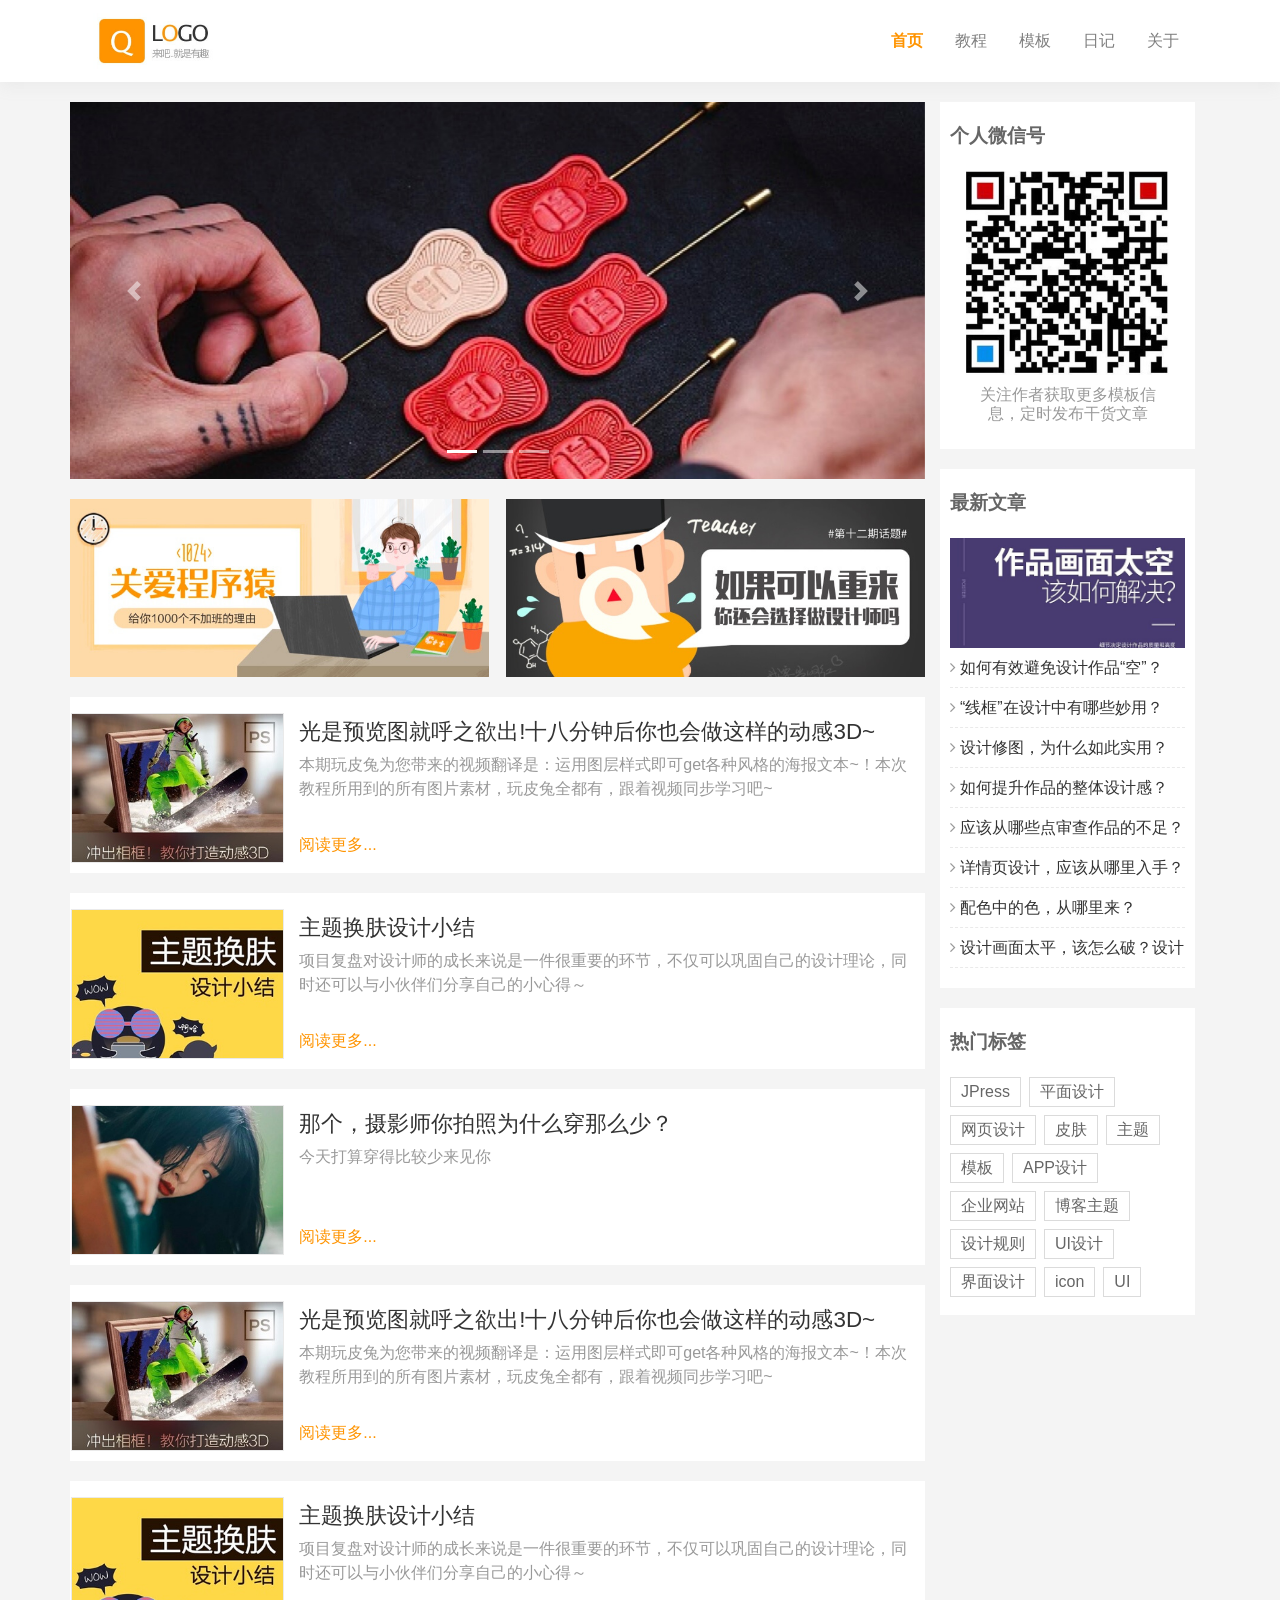
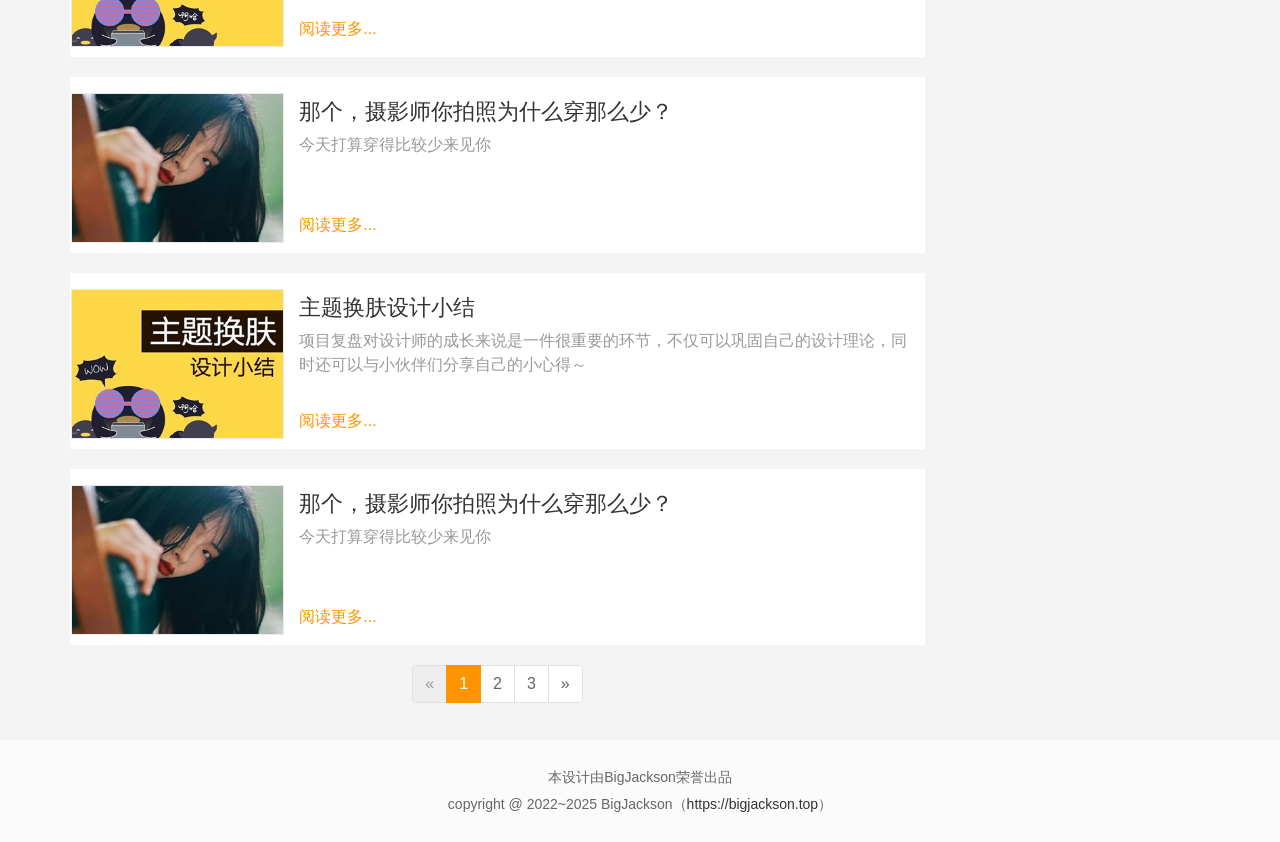
<file: index.html>
<!DOCTYPE html>
<html lang="zh-CN">
<head>
    <meta charset="utf-8">
    <meta http-equiv="X-UA-Compatible" content="IE=edge">
    <meta name="viewport" content="width=device-width, initial-scale=1">
    <title>BigJacksonBlog - 大杰克森博客</title>
    <link href="bootstrap/css/bootstrap.min.css" rel="stylesheet">
    <link href="css/cl-css.css" rel="stylesheet">
    <link href="font-awesome/css/font-awesome.min.css" rel="stylesheet">
    <link rel="stylesheet" href="highlight/styles/railscasts.css">
</head>
<body>
<div class="cl-header container-fluid">
    <div class="header-content container">
        <nav class="navbar navbar-expand-lg navbar-light">
            <a class="navbar-brand" href="index.html">
                <img src="img/logo.jpg" width="144" height="72" alt="">
            </a>
            <button class="navbar-toggler" type="button" data-toggle="collapse" data-target="#navbarNav" aria-controls="navbarNav" aria-expanded="false" aria-label="Toggle navigation">
                <span class="navbar-toggler-icon"></span>
            </button>
            <div class="collapse navbar-collapse justify-content-end" id="navbarNav">
                <ul class="navbar-nav">
                    <li class="nav-item active">
                        <a class="nav-link" href="index.html">首页 <span class="sr-only">(current)</span></a>
                    </li>
                    <li class="nav-item">
                        <a class="nav-link" href="#">教程</a>
                    </li>
                    <li class="nav-item">
                        <a class="nav-link" href="#">模板</a>
                    </li>
                    <li class="nav-item">
                        <a class="nav-link" href="#">日记</a>
                    </li>
                    <li class="nav-item">
                        <a class="nav-link" href="#">关于</a>
                    </li>
                </ul>
            </div>
        </nav>
    </div>
</div>

<div class="cl-cantainer container">
    <div class="row">
        <div class="col-md-9 cl-left">

            <div class="recommend-index">
                <div class="recommend-top">

                    <div id="carouselExampleIndicators" class="carousel slide" data-ride="carousel">
                        <ol class="carousel-indicators">
                            <li data-target="#carouselExampleIndicators" data-slide-to="0" class="active"></li>
                            <li data-target="#carouselExampleIndicators" data-slide-to="1"></li>
                            <li data-target="#carouselExampleIndicators" data-slide-to="2"></li>
                        </ol>
                        <div class="carousel-inner">
                            <div class="carousel-item active">
                                <img class="d-block w-100" src="temporary-img/recommended.jpg" alt="First slide">
                            </div>
                            <div class="carousel-item">
                                <img class="d-block w-100" src="temporary-img/recommended.jpg" alt="Second slide">
                            </div>
                            <div class="carousel-item">
                                <img class="d-block w-100" src="temporary-img/recommended.jpg" alt="Third slide">
                            </div>
                        </div>
                        <a class="carousel-control-prev" href="#carouselExampleIndicators" role="button" data-slide="prev">
                            <span class="carousel-control-prev-icon" aria-hidden="true"></span>
                            <span class="sr-only">Previous</span>
                        </a>
                        <a class="carousel-control-next" href="#carouselExampleIndicators" role="button" data-slide="next">
                            <span class="carousel-control-next-icon" aria-hidden="true"></span>
                            <span class="sr-only">Next</span>
                        </a>
                    </div>


                </div>
                <div class="recommend-bottom">
                    <div class="recommend-item">
                        <a href="calmlog-details.html"><img src="temporary-img/recommended-left.jpg" class="img-fluid" alt=""></a>
                    </div>
                    <div class="recommend-item">
                        <a href="calmlog-details.html"><img src="temporary-img/recommended-right.jpg" class="img-fluid" alt=""></a>
                    </div>
                </div>

            </div>

            <div class="cl-card">
                <div class="row">
                    <div class="col-lg-3 col-md-4 col-sm-12 cl-card-image"><a href="calmlog-details.html"><img src="temporary-img/list-image1.jpg" class="img-fluid" alt=""></a></div>
                    <div class="col-lg-9 col-md-8 col-sm-12 cl-card-main">
                        <h3 class="cl-card-main-title"><a href="calmlog-details.html">光是预览图就呼之欲出!十八分钟后你也会做这样的动感3D~</a></h3>
                        <p class="cl-card-main-info">本期玩皮兔为您带来的视频翻译是：运用图层样式即可get各种风格的海报文本~！本次教程所用到的所有图片素材，玩皮兔全都有，跟着视频同步学习吧~</p>
                        <p class="cl-card-more"><a href="calmlog-details.html">阅读更多...</a></p>
                    </div>
                </div>
            </div>

            <div class="cl-card">
                <div class="row">
                    <div class="col-lg-3 col-md-4 col-sm-12 cl-card-image"><a href="calmlog-details.html"><img src="temporary-img/list-image2.jpg" class="img-fluid" alt=""></a></div>
                    <div class="col-lg-9 col-md-8 col-sm-12 cl-card-main">
                        <h3 class="cl-card-main-title"><a href="calmlog-details.html">主题换肤设计小结</a></h3>
                        <p class="cl-card-main-info">项目复盘对设计师的成长来说是一件很重要的环节，不仅可以巩固自己的设计理论，同时还可以与小伙伴们分享自己的小心得～</p>
                        <p class="cl-card-more"><a href="calmlog-details.html">阅读更多...</a></p>
                    </div>
                </div>
            </div>

            <div class="cl-card">
                <div class="row">
                    <div class="col-lg-3 col-md-4 col-sm-12 cl-card-image"><a href="calmlog-details.html"><img src="temporary-img/list-image3.jpg" class="img-fluid" alt=""></a></div>
                    <div class="col-lg-9 col-md-8 col-sm-12 cl-card-main">
                        <h3 class="cl-card-main-title"><a href="calmlog-details.html">那个，摄影师你拍照为什么穿那么少？</a></h3>
                        <p class="cl-card-main-info">今天打算穿得比较少来见你</p>
                        <p class="cl-card-more"><a href="calmlog-details.html">阅读更多...</a></p>
                    </div>
                </div>
            </div>

            <div class="cl-card">
                <div class="row">
                    <div class="col-lg-3 col-md-4 col-sm-12 cl-card-image"><a href="calmlog-details.html"><img src="temporary-img/list-image1.jpg" class="img-fluid" alt=""></a></div>
                    <div class="col-lg-9 col-md-8 col-sm-12 cl-card-main">
                        <h3 class="cl-card-main-title"><a href="calmlog-details.html">光是预览图就呼之欲出!十八分钟后你也会做这样的动感3D~</a></h3>
                        <p class="cl-card-main-info">本期玩皮兔为您带来的视频翻译是：运用图层样式即可get各种风格的海报文本~！本次教程所用到的所有图片素材，玩皮兔全都有，跟着视频同步学习吧~</p>
                        <p class="cl-card-more"><a href="calmlog-details.html">阅读更多...</a></p>
                    </div>
                </div>
            </div>

            <div class="cl-card">
                <div class="row">
                    <div class="col-lg-3 col-md-4 col-sm-12 cl-card-image"><a href="calmlog-details.html"><img src="temporary-img/list-image2.jpg" class="img-fluid" alt=""></a></div>
                    <div class="col-lg-9 col-md-8 col-sm-12 cl-card-main">
                        <h3 class="cl-card-main-title"><a href="calmlog-details.html">主题换肤设计小结</a></h3>
                        <p class="cl-card-main-info">项目复盘对设计师的成长来说是一件很重要的环节，不仅可以巩固自己的设计理论，同时还可以与小伙伴们分享自己的小心得～</p>
                        <p class="cl-card-more"><a href="calmlog-details.html">阅读更多...</a></p>
                    </div>
                </div>
            </div>

            <div class="cl-card">
                <div class="row">
                    <div class="col-lg-3 col-md-4 col-sm-12 cl-card-image"><a href="calmlog-details.html"><img src="temporary-img/list-image3.jpg" class="img-fluid" alt=""></a></div>
                    <div class="col-lg-9 col-md-8 col-sm-12 cl-card-main">
                        <h3 class="cl-card-main-title"><a href="calmlog-details.html">那个，摄影师你拍照为什么穿那么少？</a></h3>
                        <p class="cl-card-main-info">今天打算穿得比较少来见你</p>
                        <p class="cl-card-more"><a href="calmlog-details.html">阅读更多...</a></p>
                    </div>
                </div>
            </div>

            <div class="cl-card">
                <div class="row">
                    <div class="col-lg-3 col-md-4 col-sm-12 cl-card-image"><a href="calmlog-details.html"><img src="temporary-img/list-image2.jpg" class="img-fluid" alt=""></a></div>
                    <div class="col-lg-9 col-md-8 col-sm-12 cl-card-main">
                        <h3 class="cl-card-main-title"><a href="calmlog-details.html">主题换肤设计小结</a></h3>
                        <p class="cl-card-main-info">项目复盘对设计师的成长来说是一件很重要的环节，不仅可以巩固自己的设计理论，同时还可以与小伙伴们分享自己的小心得～</p>
                        <p class="cl-card-more"><a href="calmlog-details.html">阅读更多...</a></p>
                    </div>
                </div>
            </div>

            <div class="cl-card">
                <div class="row">
                    <div class="col-lg-3 col-md-4 col-sm-12 cl-card-image"><a href="calmlog-details.html"><img src="temporary-img/list-image3.jpg" class="img-fluid" alt=""></a></div>
                    <div class="col-lg-9 col-md-8 col-sm-12 cl-card-main">
                        <h3 class="cl-card-main-title"><a href="calmlog-details.html">那个，摄影师你拍照为什么穿那么少？</a></h3>
                        <p class="cl-card-main-info">今天打算穿得比较少来见你</p>
                        <p class="cl-card-more"><a href="calmlog-details.html">阅读更多...</a></p>
                    </div>
                </div>
            </div>



            <nav aria-label="Page navigation example">
                <ul class="pagination justify-content-center">
                    <li class="page-item disabled">
                        <a class="page-link" href="#" aria-label="Previous">
                            <span aria-hidden="true">&laquo;</span>
                            <span class="sr-only">Previous</span>
                        </a>
                    </li>
                    <li class="page-item active"><a class="page-link" href="#">1</a></li>
                    <li class="page-item"><a class="page-link" href="#">2</a></li>
                    <li class="page-item"><a class="page-link" href="#">3</a></li>
                    <li class="page-item">
                        <a class="page-link" href="#" aria-label="Next">
                            <span aria-hidden="true">&raquo;</span>
                            <span class="sr-only">Next</span>
                        </a>
                    </li>
                </ul>
            </nav>

        </div>
        <div class="col-md-3 cl-right">
            <div class="right-card">

                <div class="right-card-main">
                    <div class="right-card-title">个人微信号</div>
                    <div class="cl-code">
                        <img src="temporary-img/code.jpg" class="img-fluid" alt="">
                        <p>关注作者获取更多模板信息，定时发布干货文章</p>
                    </div>

                </div>
            </div>

            <div class="right-card">

                <div class="right-card-main">
                    <div class="right-card-title">最新文章</div>
                    <div class="right-recommended"><a href="#"><img src="temporary-img/list-right.jpg" class="img-fluid" alt=""></a></div>
                    <ul class="right-recommended-list">
                        <li><a href="calmlog-details.html"><i class="fa fa-angle-right" aria-hidden="true"></i>如何有效避免设计作品“空”？</a></li>
                        <li><a href="calmlog-details.html"><i class="fa fa-angle-right" aria-hidden="true"></i>“线框”在设计中有哪些妙用？</a></li>
                        <li><a href="calmlog-details.html"><i class="fa fa-angle-right" aria-hidden="true"></i>设计修图，为什么如此实用？</a></li>
                        <li><a href="calmlog-details.html"><i class="fa fa-angle-right" aria-hidden="true"></i>如何提升作品的整体设计感？</a></li>
                        <li><a href="calmlog-details.html"><i class="fa fa-angle-right" aria-hidden="true"></i>应该从哪些点审查作品的不足？</a></li>
                        <li><a href="calmlog-details.html"><i class="fa fa-angle-right" aria-hidden="true"></i>详情页设计，应该从哪里入手？</a></li>
                        <li><a href="calmlog-details.html"><i class="fa fa-angle-right" aria-hidden="true"></i>配色中的色，从哪里来？</a></li>
                        <li><a href="calmlog-details.html"><i class="fa fa-angle-right" aria-hidden="true"></i>设计画面太平，该怎么破？设计画面太平，该怎么破？设计画面太平，该怎么破？设计画面太平，该怎么破？设计画面太平，该怎么破？</a></li>

                    </ul>
                </div>
            </div>

            <div class="right-card">

                <div class="right-card-main">
                    <div class="right-card-title">热门标签</div>
                    <ul class="label">
                        <li><a href="#">JPress</a></li>
                        <li><a href="#">平面设计</a></li>
                        <li><a href="#">网页设计</a></li>
                        <li><a href="#">皮肤</a></li>
                        <li><a href="#">主题</a></li>
                        <li><a href="#">模板</a></li>
                        <li><a href="#">APP设计</a></li>
                        <li><a href="#">企业网站</a></li>
                        <li><a href="#">博客主题</a></li>
                        <li><a href="#">设计规则</a></li>
                        <li><a href="#">UI设计</a></li>
                        <li><a href="#">界面设计</a></li>
                        <li><a href="#">icon</a></li>
                        <li><a href="#">UI</a></li>
                    </ul>
                </div>
            </div>

        </div>
    </div>

</div>

<div class="container-fluid cl-footer">
    <div class="container">
        <p class="cl-copyright">本设计由BigJackson荣誉出品</p>
        <p class="cl-copyright">copyright @ 2022~2025 BigJackson（<a href="https://bigjackson.top">https://bigjackson.top</a>）</p>
    </div>
</div>
<script src="jquery/jquery.min.js"></script>
<script src="bootstrap/js/bootstrap.min.js"></script>
<script src="highlight/highlight.pack.js"></script>
<script>hljs.initHighlightingOnLoad();</script>
</body>
</html>
</file>
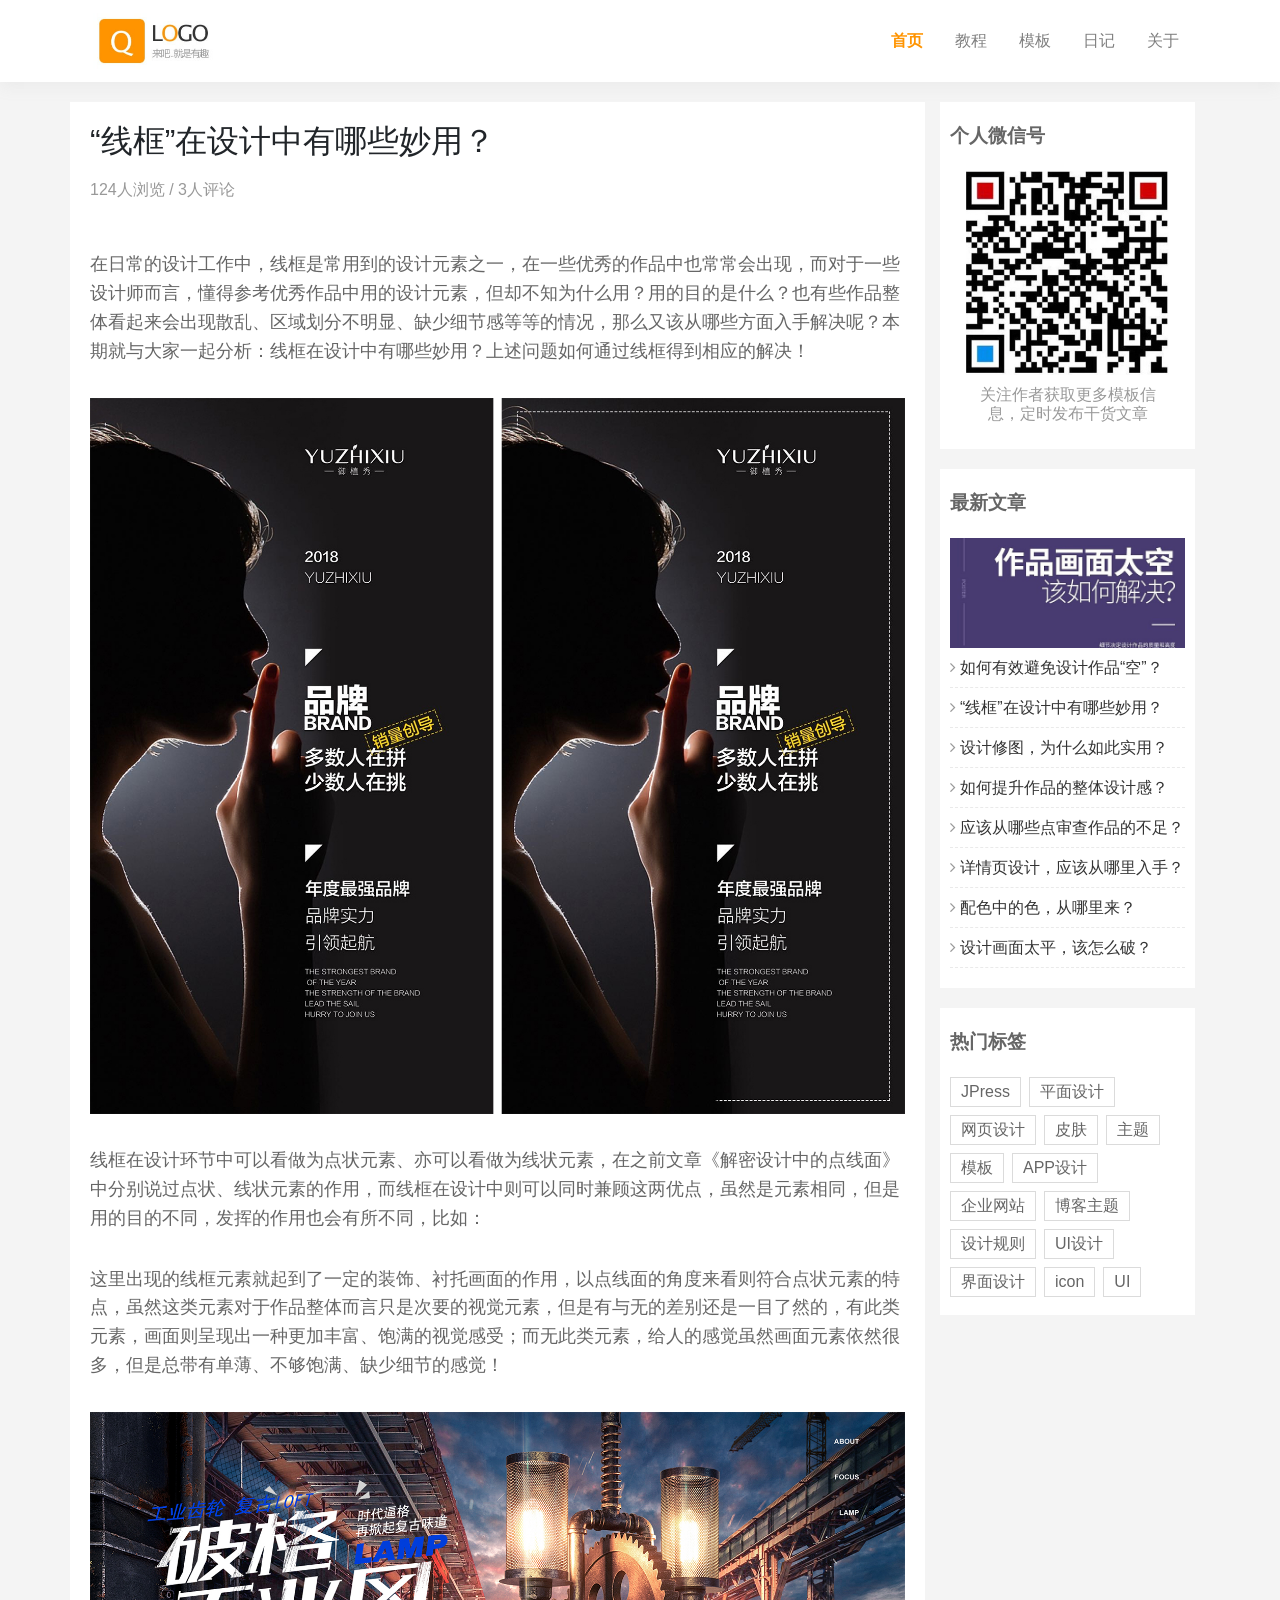
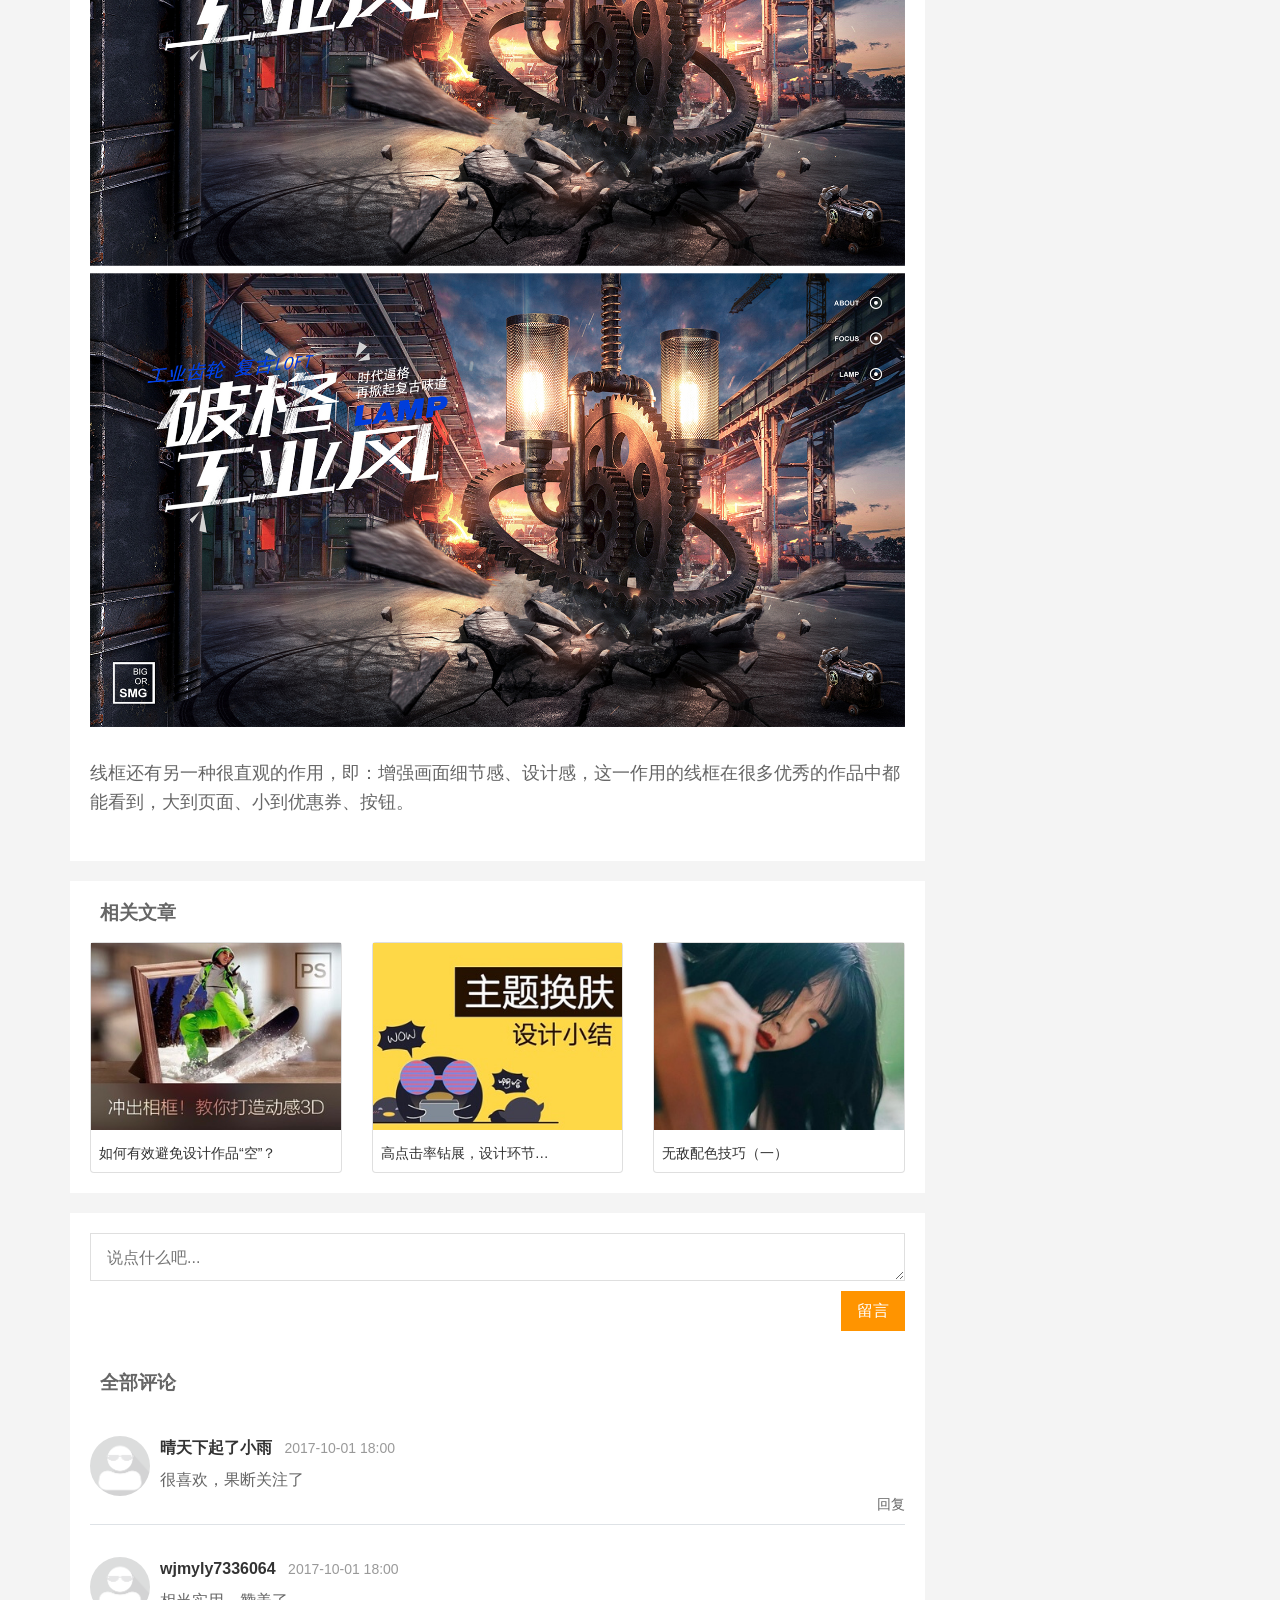
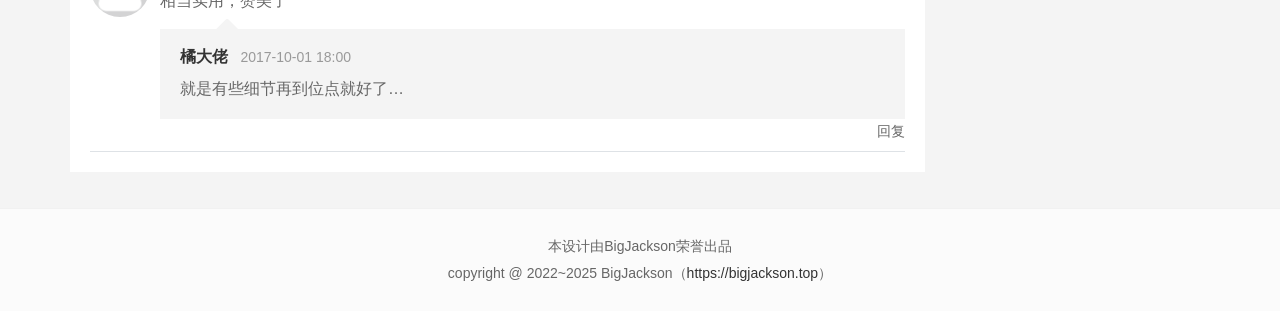
<file: calmlog-details.html>
<!DOCTYPE html>
<html lang="zh-CN">
<head>
    <meta charset="utf-8">
    <meta http-equiv="X-UA-Compatible" content="IE=edge">
    <meta name="viewport" content="width=device-width, initial-scale=1">
    <title>文章Test</title>
    <link href="bootstrap/css/bootstrap.min.css" rel="stylesheet">
    <link href="css/cl-css.css" rel="stylesheet">
    <link href="font-awesome/css/font-awesome.min.css" rel="stylesheet">
    <link rel="stylesheet" href="highlight/styles/railscasts.css">
</head>
<body>
<div class="cl-header container-fluid">
    <div class="header-content container">
        <nav class="navbar navbar-expand-lg navbar-light">
            <a class="navbar-brand" href="index.html">
                <img src="img/logo.jpg" width="144" height="72" alt="">
            </a>
            <button class="navbar-toggler" type="button" data-toggle="collapse" data-target="#navbarNav" aria-controls="navbarNav" aria-expanded="false" aria-label="Toggle navigation">
                <span class="navbar-toggler-icon"></span>
            </button>
            <div class="collapse navbar-collapse justify-content-end" id="navbarNav">
                <ul class="navbar-nav">
                    <li class="nav-item active">
                        <a class="nav-link" href="index.html">首页 <span class="sr-only">(current)</span></a>
                    </li>
                    <li class="nav-item">
                        <a class="nav-link" href="#">教程</a>
                    </li>
                    <li class="nav-item">
                        <a class="nav-link" href="#">模板</a>
                    </li>
                    <li class="nav-item">
                        <a class="nav-link" href="#">日记</a>
                    </li>
                    <li class="nav-item">
                        <a class="nav-link" href="#">关于</a>
                    </li>
                </ul>
            </div>
        </nav>
    </div>
</div>


<div class="cl-cantainer container">
    <div class="row">
        <div class="col-md-9 cl-left">
            <div class="cl-artical-content">
                <h2 class="cl-artical-title">“线框”在设计中有哪些妙用？</h2>
                <div class="cl-card-tag">
                    <div><span>124</span>人浏览 / <span>3</span>人评论</div>
                </div>
                <div class="cl-artical">
                    <p>在日常的设计工作中，线框是常用到的设计元素之一，在一些优秀的作品中也常常会出现，而对于一些设计师而言，懂得参考优秀作品中用的设计元素，但却不知为什么用？用的目的是什么？也有些作品整体看起来会出现散乱、区域划分不明显、缺少细节感等等的情况，那么又该从哪些方面入手解决呢？本期就与大家一起分析：线框在设计中有哪些妙用？上述问题如何通过线框得到相应的解决！
                    </p>
                    <p><img src="temporary-img/artical-img1.jpg" alt=""></p>
                    <p>线框在设计环节中可以看做为点状元素、亦可以看做为线状元素，在之前文章《解密设计中的点线面》中分别说过点状、线状元素的作用，而线框在设计中则可以同时兼顾这两优点，虽然是元素相同，但是用的目的不同，发挥的作用也会有所不同，比如：</p>
                    <p>这里出现的线框元素就起到了一定的装饰、衬托画面的作用，以点线面的角度来看则符合点状元素的特点，虽然这类元素对于作品整体而言只是次要的视觉元素，但是有与无的差别还是一目了然的，有此类元素，画面则呈现出一种更加丰富、饱满的视觉感受；而无此类元素，给人的感觉虽然画面元素依然很多，但是总带有单薄、不够饱满、缺少细节的感觉！</p>
                    <p><img src="temporary-img/artical-img2.jpg" alt=""></p>
                    <p>线框还有另一种很直观的作用，即：增强画面细节感、设计感，这一作用的线框在很多优秀的作品中都能看到，大到页面、小到优惠券、按钮。</p>

                </div>
            </div>

            <div class="recommend-panel">
                <h4 class="right-card-title">相关文章</h4>
                <div class="card-deck">
                    <div class="card ll-panel">
                        <a class="recommend-panel-link" href="calmlog-details.html">
                            <div class="recommend-panel-top">
                                <img src="temporary-img/list-image1.jpg" class="img-fluid" alt="">
                            </div>
                            <div class="recommend-panel-bottom">
                                如何有效避免设计作品“空”？
                            </div>
                        </a>
                    </div>
                    <div class="card ll-panel">
                        <a class="recommend-panel-link" href="calmlog-details.html">
                            <div class="recommend-panel-top">
                                <img src="temporary-img/list-image2.jpg" class="img-fluid" alt="">
                            </div>
                            <div class="recommend-panel-bottom">
                                高点击率钻展，设计环节…
                            </div>
                        </a>
                    </div>
                    <div class="card ll-panel">
                        <a class="recommend-panel-link" href="calmlog-details.html">
                            <div class="recommend-panel-top">
                                <img src="temporary-img/list-image3.jpg" class="img-fluid" alt="">
                            </div>
                            <div class="recommend-panel-bottom">
                                无敌配色技巧（一）
                            </div>
                        </a>
                    </div>
                </div>
            </div>
            <div class="comment">


                <form class="cl-comment-from">
                    <div><textarea placeholder="说点什么吧..." rows="1"></textarea></div>
                    <button type="button">留言</button>
                    <span class="clearfix"></span>
                </form>


                <h4 class="right-card-title">全部评论</h4>
                <div class="comment-panel">
                    <div class="comment-panel-portrait">
                        <img src="img/portrait.png" class="img-fluid rounded-circle" alt="">
                    </div>
                    <div class="comment-panel-content">
                        <div class="comment-panel-content-item">
                            <div class="comment-author">晴天下起了小雨</div>
                            <div>2017-10-01 18:00</div>
                        </div>
                        <div class="comment-panel-content-main">很喜欢，果断关注了</div>
                    </div>
                    <span class="clearfix"></span>
                    <div class="text-primary"><a href="">回复</a></div>
                </div>

                <div class="comment-panel">
                    <div class="comment-panel-portrait">
                        <img src="img/portrait.png" class="img-fluid rounded-circle" alt="">
                    </div>
                    <div class="comment-panel-content" >
                        <div class="comment-panel-content-item">
                            <div class="comment-author">wjmyly7336064</div>
                            <div>2017-10-01 18:00</div>
                        </div>
                        <div class="comment-panel-content-main">相当实用，赞美了</div>
                        <!--comment-secondary-panel-->
                        <div class="comment-secondary-panel">
                            <span class="triangle-icon"><i class="fa fa-sort-asc" aria-hidden="true"></i></span>
                            <div class="comment-panel-content">
                                <div class="comment-panel-content-item">
                                    <div class="comment-author">橘大佬</div>
                                    <div>2017-10-01 18:00</div>
                                </div>
                                <div class="comment-panel-content-main">就是有些细节再到位点就好了…</div>
                            </div>
                            <span class="clearfix"></span>
                        </div>
                        <!---->
                    </div>
                    <span class="clearfix"></span>
                    <div class="text-primary"><a href="">回复</a></div>
                </div>

            </div>

        </div>

        <div class="col-md-3 cl-right">
            <div class="right-card">

                <div class="right-card-main">
                    <div class="right-card-title">个人微信号</div>
                    <div class="cl-code">
                        <img src="temporary-img/code.jpg" class="img-fluid" alt="">
                        <p>关注作者获取更多模板信息，定时发布干货文章</p>
                    </div>

                </div>
            </div>

            <div class="right-card">

                <div class="right-card-main">
                    <div class="right-card-title">最新文章</div>
                    <div class="right-recommended"><a href="#"><img src="temporary-img/list-right.jpg" class="img-fluid" alt=""></a></div>
                    <ul class="right-recommended-list">
                        <li><a href="calmlog-details.html"><i class="fa fa-angle-right" aria-hidden="true"></i>如何有效避免设计作品“空”？</a></li>
                        <li><a href="calmlog-details.html"><i class="fa fa-angle-right" aria-hidden="true"></i>“线框”在设计中有哪些妙用？</a></li>
                        <li><a href="calmlog-details.html"><i class="fa fa-angle-right" aria-hidden="true"></i>设计修图，为什么如此实用？</a></li>
                        <li><a href="calmlog-details.html"><i class="fa fa-angle-right" aria-hidden="true"></i>如何提升作品的整体设计感？</a></li>
                        <li><a href="calmlog-details.html"><i class="fa fa-angle-right" aria-hidden="true"></i>应该从哪些点审查作品的不足？</a></li>
                        <li><a href="calmlog-details.html"><i class="fa fa-angle-right" aria-hidden="true"></i>详情页设计，应该从哪里入手？</a></li>
                        <li><a href="calmlog-details.html"><i class="fa fa-angle-right" aria-hidden="true"></i>配色中的色，从哪里来？</a></li>
                        <li><a href="calmlog-details.html"><i class="fa fa-angle-right" aria-hidden="true"></i>设计画面太平，该怎么破？</a></li>

                    </ul>
                </div>
            </div>

            <div class="right-card">

                <div class="right-card-main">
                    <div class="right-card-title">热门标签</div>
                    <ul class="label">
                        <li><a href="#">JPress</a></li>
                        <li><a href="#">平面设计</a></li>
                        <li><a href="#">网页设计</a></li>
                        <li><a href="#">皮肤</a></li>
                        <li><a href="#">主题</a></li>
                        <li><a href="#">模板</a></li>
                        <li><a href="#">APP设计</a></li>
                        <li><a href="#">企业网站</a></li>
                        <li><a href="#">博客主题</a></li>
                        <li><a href="#">设计规则</a></li>
                        <li><a href="#">UI设计</a></li>
                        <li><a href="#">界面设计</a></li>
                        <li><a href="#">icon</a></li>
                        <li><a href="#">UI</a></li>
                    </ul>
                </div>
            </div>

        </div>
    </div>
</div>


<div class="container-fluid cl-footer">
    <div class="container">
        <p class="cl-copyright">本设计由BigJackson荣誉出品</p>
        <p class="cl-copyright">copyright @ 2022~2025 BigJackson（<a href="https://bigjackson.top">https://bigjackson.top</a>）</p>
    </div>
</div>
<script src="jquery/jquery.min.js"></script>
<script src="bootstrap/js/bootstrap.min.js"></script>
<script src="highlight/highlight.pack.js"></script>
<script>hljs.initHighlightingOnLoad();</script>
</body>
</html>
</file>
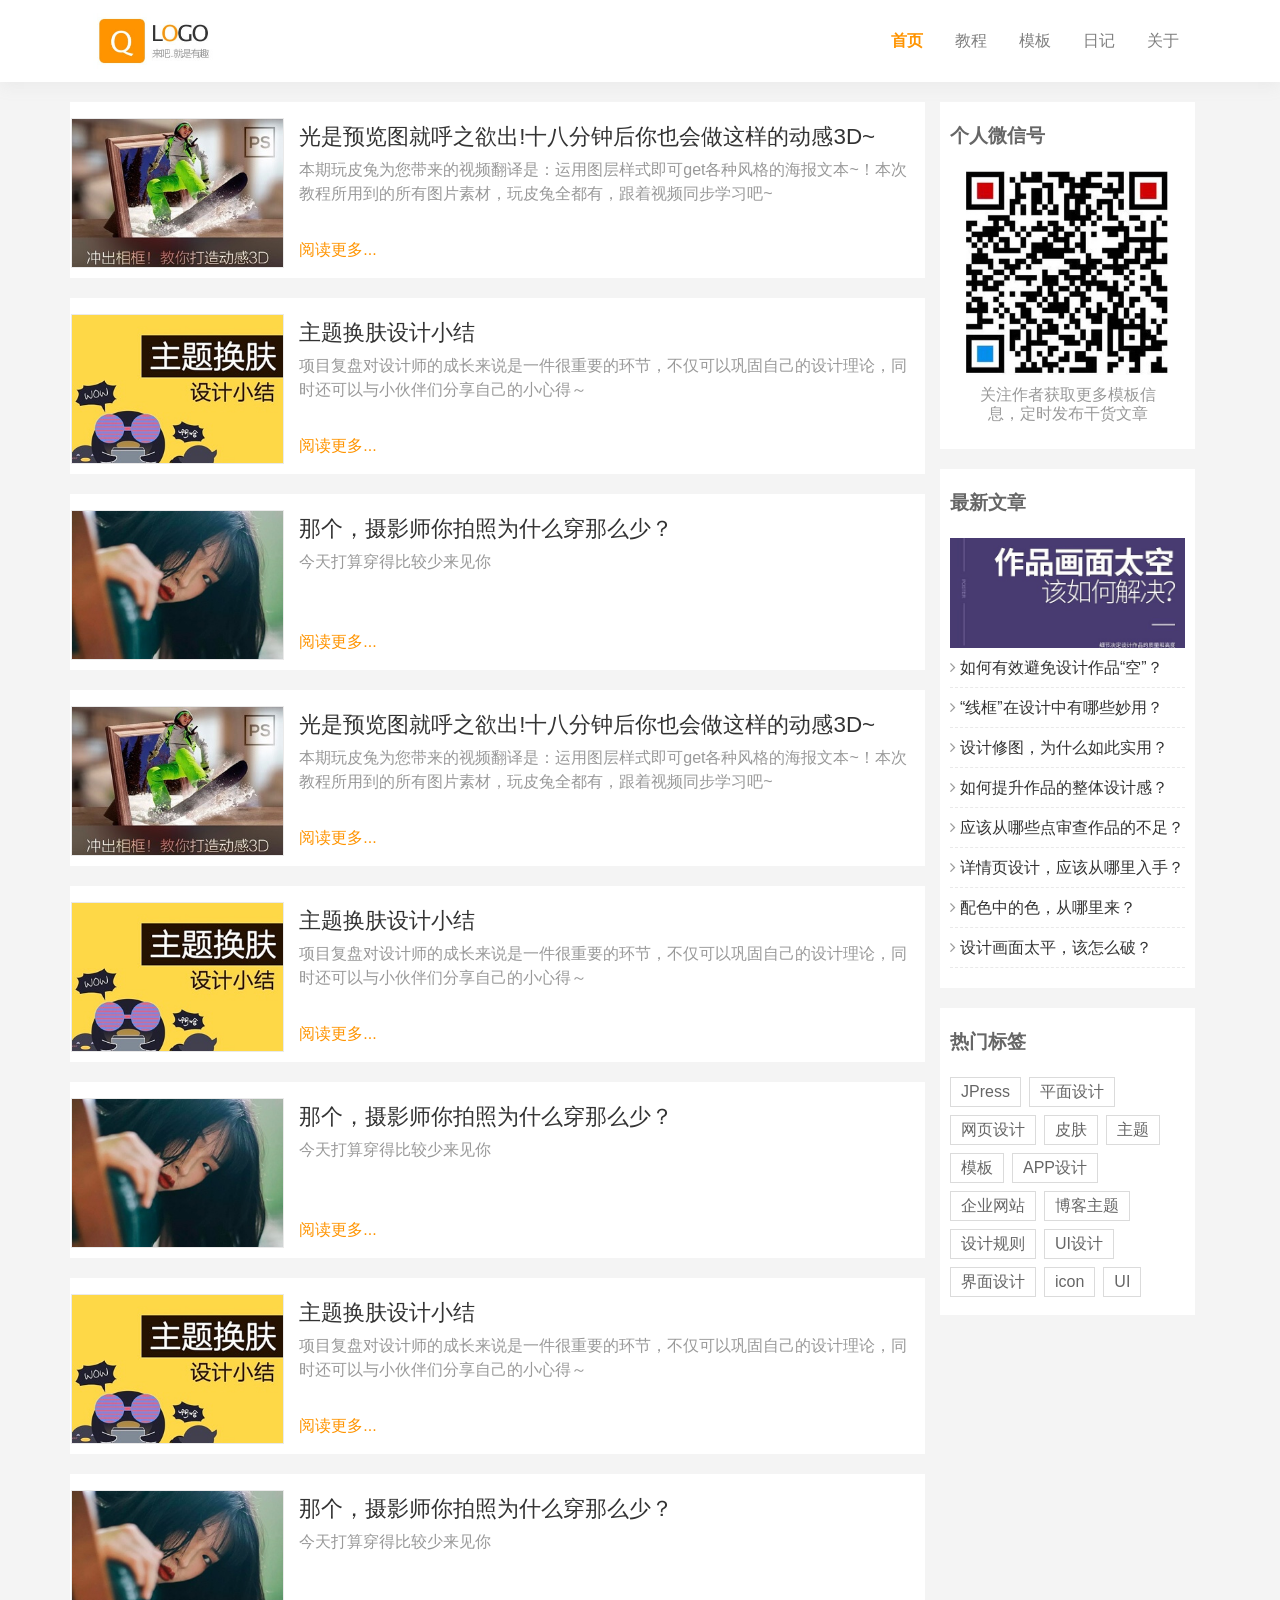
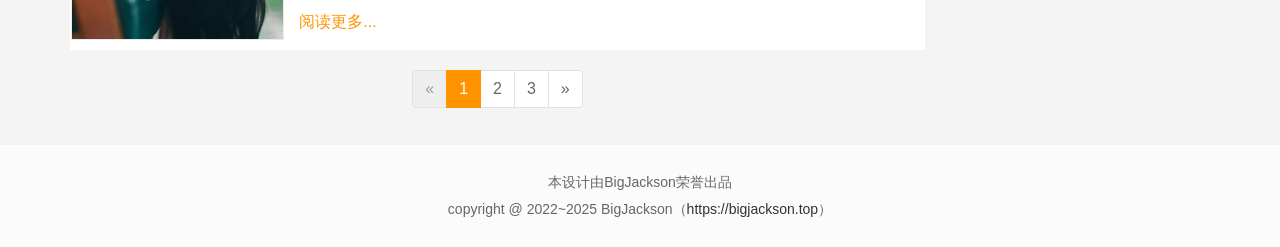
<file: calmlog-list.html>
<!DOCTYPE html>
<html lang="zh-CN">
<head>
    <meta charset="utf-8">
    <meta http-equiv="X-UA-Compatible" content="IE=edge">
    <meta name="viewport" content="width=device-width, initial-scale=1">
    <title>BigJacksonBlog - 大杰克森博客</title>
    <link href="bootstrap/css/bootstrap.min.css" rel="stylesheet">
    <link href="css/cl-css.css" rel="stylesheet">
    <link href="font-awesome/css/font-awesome.min.css" rel="stylesheet">
    <link rel="stylesheet" href="highlight/styles/railscasts.css">
</head>
<body>
<div class="cl-header container-fluid">
    <div class="header-content container">
        <nav class="navbar navbar-expand-lg navbar-light">
            <a class="navbar-brand" href="index.html">
                <img src="img/logo.jpg" width="144" height="72" alt="">
            </a>
            <button class="navbar-toggler" type="button" data-toggle="collapse" data-target="#navbarNav" aria-controls="navbarNav" aria-expanded="false" aria-label="Toggle navigation">
                <span class="navbar-toggler-icon"></span>
            </button>
            <div class="collapse navbar-collapse justify-content-end" id="navbarNav">
                <ul class="navbar-nav">
                    <li class="nav-item active">
                        <a class="nav-link" href="index.html">首页 <span class="sr-only">(current)</span></a>
                    </li>
                    <li class="nav-item">
                        <a class="nav-link" href="#">教程</a>
                    </li>
                    <li class="nav-item">
                        <a class="nav-link" href="#">模板</a>
                    </li>
                    <li class="nav-item">
                        <a class="nav-link" href="#">日记</a>
                    </li>
                    <li class="nav-item">
                        <a class="nav-link" href="#">关于</a>
                    </li>
                </ul>
            </div>
        </nav>
    </div>
</div>

<div class="cl-cantainer container">
    <div class="row">
        <div class="col-md-9 cl-left">


            <div class="cl-card">
                <div class="row">
                    <div class="col-lg-3 col-md-4 col-sm-12 cl-card-image"><a href="calmlog-details.html"><img src="temporary-img/list-image1.jpg" class="img-fluid" alt=""></a></div>
                    <div class="col-lg-9 col-md-8 col-sm-12 cl-card-main">
                        <h3 class="cl-card-main-title"><a href="calmlog-details.html">光是预览图就呼之欲出!十八分钟后你也会做这样的动感3D~</a></h3>
                        <p class="cl-card-main-info">本期玩皮兔为您带来的视频翻译是：运用图层样式即可get各种风格的海报文本~！本次教程所用到的所有图片素材，玩皮兔全都有，跟着视频同步学习吧~</p>
                        <p class="cl-card-more"><a href="calmlog-details.html">阅读更多...</a></p>
                    </div>
                </div>
            </div>

            <div class="cl-card">
                <div class="row">
                    <div class="col-lg-3 col-md-4 col-sm-12 cl-card-image"><a href="calmlog-details.html"><img src="temporary-img/list-image2.jpg" class="img-fluid" alt=""></a></div>
                    <div class="col-lg-9 col-md-8 col-sm-12 cl-card-main">
                        <h3 class="cl-card-main-title"><a href="calmlog-details.html">主题换肤设计小结</a></h3>
                        <p class="cl-card-main-info">项目复盘对设计师的成长来说是一件很重要的环节，不仅可以巩固自己的设计理论，同时还可以与小伙伴们分享自己的小心得～</p>
                        <p class="cl-card-more"><a href="calmlog-details.html">阅读更多...</a></p>
                    </div>
                </div>
            </div>

            <div class="cl-card">
                <div class="row">
                    <div class="col-lg-3 col-md-4 col-sm-12 cl-card-image"><a href="calmlog-details.html"><img src="temporary-img/list-image3.jpg" class="img-fluid" alt=""></a></div>
                    <div class="col-lg-9 col-md-8 col-sm-12 cl-card-main">
                        <h3 class="cl-card-main-title"><a href="calmlog-details.html">那个，摄影师你拍照为什么穿那么少？</a></h3>
                        <p class="cl-card-main-info">今天打算穿得比较少来见你</p>
                        <p class="cl-card-more"><a href="calmlog-details.html">阅读更多...</a></p>
                    </div>
                </div>
            </div>

            <div class="cl-card">
                <div class="row">
                    <div class="col-lg-3 col-md-4 col-sm-12 cl-card-image"><a href="calmlog-details.html"><img src="temporary-img/list-image1.jpg" class="img-fluid" alt=""></a></div>
                    <div class="col-lg-9 col-md-8 col-sm-12 cl-card-main">
                        <h3 class="cl-card-main-title"><a href="calmlog-details.html">光是预览图就呼之欲出!十八分钟后你也会做这样的动感3D~</a></h3>
                        <p class="cl-card-main-info">本期玩皮兔为您带来的视频翻译是：运用图层样式即可get各种风格的海报文本~！本次教程所用到的所有图片素材，玩皮兔全都有，跟着视频同步学习吧~</p>
                        <p class="cl-card-more"><a href="calmlog-details.html">阅读更多...</a></p>
                    </div>
                </div>
            </div>

            <div class="cl-card">
                <div class="row">
                    <div class="col-lg-3 col-md-4 col-sm-12 cl-card-image"><a href="calmlog-details.html"><img src="temporary-img/list-image2.jpg" class="img-fluid" alt=""></a></div>
                    <div class="col-lg-9 col-md-8 col-sm-12 cl-card-main">
                        <h3 class="cl-card-main-title"><a href="calmlog-details.html">主题换肤设计小结</a></h3>
                        <p class="cl-card-main-info">项目复盘对设计师的成长来说是一件很重要的环节，不仅可以巩固自己的设计理论，同时还可以与小伙伴们分享自己的小心得～</p>
                        <p class="cl-card-more"><a href="calmlog-details.html">阅读更多...</a></p>
                    </div>
                </div>
            </div>

            <div class="cl-card">
                <div class="row">
                    <div class="col-lg-3 col-md-4 col-sm-12 cl-card-image"><a href="calmlog-details.html"><img src="temporary-img/list-image3.jpg" class="img-fluid" alt=""></a></div>
                    <div class="col-lg-9 col-md-8 col-sm-12 cl-card-main">
                        <h3 class="cl-card-main-title"><a href="calmlog-details.html">那个，摄影师你拍照为什么穿那么少？</a></h3>
                        <p class="cl-card-main-info">今天打算穿得比较少来见你</p>
                        <p class="cl-card-more"><a href="calmlog-details.html">阅读更多...</a></p>
                    </div>
                </div>
            </div>

            <div class="cl-card">
                <div class="row">
                    <div class="col-lg-3 col-md-4 col-sm-12 cl-card-image"><a href="calmlog-details.html"><img src="temporary-img/list-image2.jpg" class="img-fluid" alt=""></a></div>
                    <div class="col-lg-9 col-md-8 col-sm-12 cl-card-main">
                        <h3 class="cl-card-main-title"><a href="calmlog-details.html">主题换肤设计小结</a></h3>
                        <p class="cl-card-main-info">项目复盘对设计师的成长来说是一件很重要的环节，不仅可以巩固自己的设计理论，同时还可以与小伙伴们分享自己的小心得～</p>
                        <p class="cl-card-more"><a href="calmlog-details.html">阅读更多...</a></p>
                    </div>
                </div>
            </div>

            <div class="cl-card">
                <div class="row">
                    <div class="col-lg-3 col-md-4 col-sm-12 cl-card-image"><a href="calmlog-details.html"><img src="temporary-img/list-image3.jpg" class="img-fluid" alt=""></a></div>
                    <div class="col-lg-9 col-md-8 col-sm-12 cl-card-main">
                        <h3 class="cl-card-main-title"><a href="calmlog-details.html">那个，摄影师你拍照为什么穿那么少？</a></h3>
                        <p class="cl-card-main-info">今天打算穿得比较少来见你</p>
                        <p class="cl-card-more"><a href="calmlog-details.html">阅读更多...</a></p>
                    </div>
                </div>
            </div>



            <nav aria-label="Page navigation example">
                <ul class="pagination justify-content-center">
                    <li class="page-item disabled">
                        <a class="page-link" href="#" aria-label="Previous">
                            <span aria-hidden="true">&laquo;</span>
                            <span class="sr-only">Previous</span>
                        </a>
                    </li>
                    <li class="page-item active"><a class="page-link" href="#">1</a></li>
                    <li class="page-item"><a class="page-link" href="#">2</a></li>
                    <li class="page-item"><a class="page-link" href="#">3</a></li>
                    <li class="page-item">
                        <a class="page-link" href="#" aria-label="Next">
                            <span aria-hidden="true">&raquo;</span>
                            <span class="sr-only">Next</span>
                        </a>
                    </li>
                </ul>
            </nav>

        </div>
        <div class="col-md-3 cl-right">
            <div class="right-card">

                <div class="right-card-main">
                    <div class="right-card-title">个人微信号</div>
                    <div class="cl-code">
                        <img src="temporary-img/code.jpg" class="img-fluid" alt="">
                        <p>关注作者获取更多模板信息，定时发布干货文章</p>
                    </div>

                </div>
            </div>

            <div class="right-card">

                <div class="right-card-main">
                    <div class="right-card-title">最新文章</div>
                    <div class="right-recommended"><a href="#"><img src="temporary-img/list-right.jpg" class="img-fluid" alt=""></a></div>
                    <ul class="right-recommended-list">
                        <li><a href="calmlog-details.html"><i class="fa fa-angle-right" aria-hidden="true"></i>如何有效避免设计作品“空”？</a></li>
                        <li><a href="calmlog-details.html"><i class="fa fa-angle-right" aria-hidden="true"></i>“线框”在设计中有哪些妙用？</a></li>
                        <li><a href="calmlog-details.html"><i class="fa fa-angle-right" aria-hidden="true"></i>设计修图，为什么如此实用？</a></li>
                        <li><a href="calmlog-details.html"><i class="fa fa-angle-right" aria-hidden="true"></i>如何提升作品的整体设计感？</a></li>
                        <li><a href="calmlog-details.html"><i class="fa fa-angle-right" aria-hidden="true"></i>应该从哪些点审查作品的不足？</a></li>
                        <li><a href="calmlog-details.html"><i class="fa fa-angle-right" aria-hidden="true"></i>详情页设计，应该从哪里入手？</a></li>
                        <li><a href="calmlog-details.html"><i class="fa fa-angle-right" aria-hidden="true"></i>配色中的色，从哪里来？</a></li>
                        <li><a href="calmlog-details.html"><i class="fa fa-angle-right" aria-hidden="true"></i>设计画面太平，该怎么破？</a></li>

                    </ul>
                </div>
            </div>

            <div class="right-card">

                <div class="right-card-main">
                    <div class="right-card-title">热门标签</div>
                    <ul class="label">
                        <li><a href="#">JPress</a></li>
                        <li><a href="#">平面设计</a></li>
                        <li><a href="#">网页设计</a></li>
                        <li><a href="#">皮肤</a></li>
                        <li><a href="#">主题</a></li>
                        <li><a href="#">模板</a></li>
                        <li><a href="#">APP设计</a></li>
                        <li><a href="#">企业网站</a></li>
                        <li><a href="#">博客主题</a></li>
                        <li><a href="#">设计规则</a></li>
                        <li><a href="#">UI设计</a></li>
                        <li><a href="#">界面设计</a></li>
                        <li><a href="#">icon</a></li>
                        <li><a href="#">UI</a></li>
                    </ul>
                </div>
            </div>

        </div>
    </div>

</div>

<div class="container-fluid cl-footer">
    <div class="container">
        <p class="cl-copyright">本设计由BigJackson荣誉出品</p>
        <p class="cl-copyright">copyright @ 2022~2025 BigJackson（<a href="https://bigjackson.top">https://bigjackson.top</a>）</p>
    </div>
</div>
<script src="jquery/jquery.min.js"></script>
<script src="bootstrap/js/bootstrap.min.js"></script>
<script src="highlight/highlight.pack.js"></script>
<script>hljs.initHighlightingOnLoad();</script>
</body>
</html>
</file>
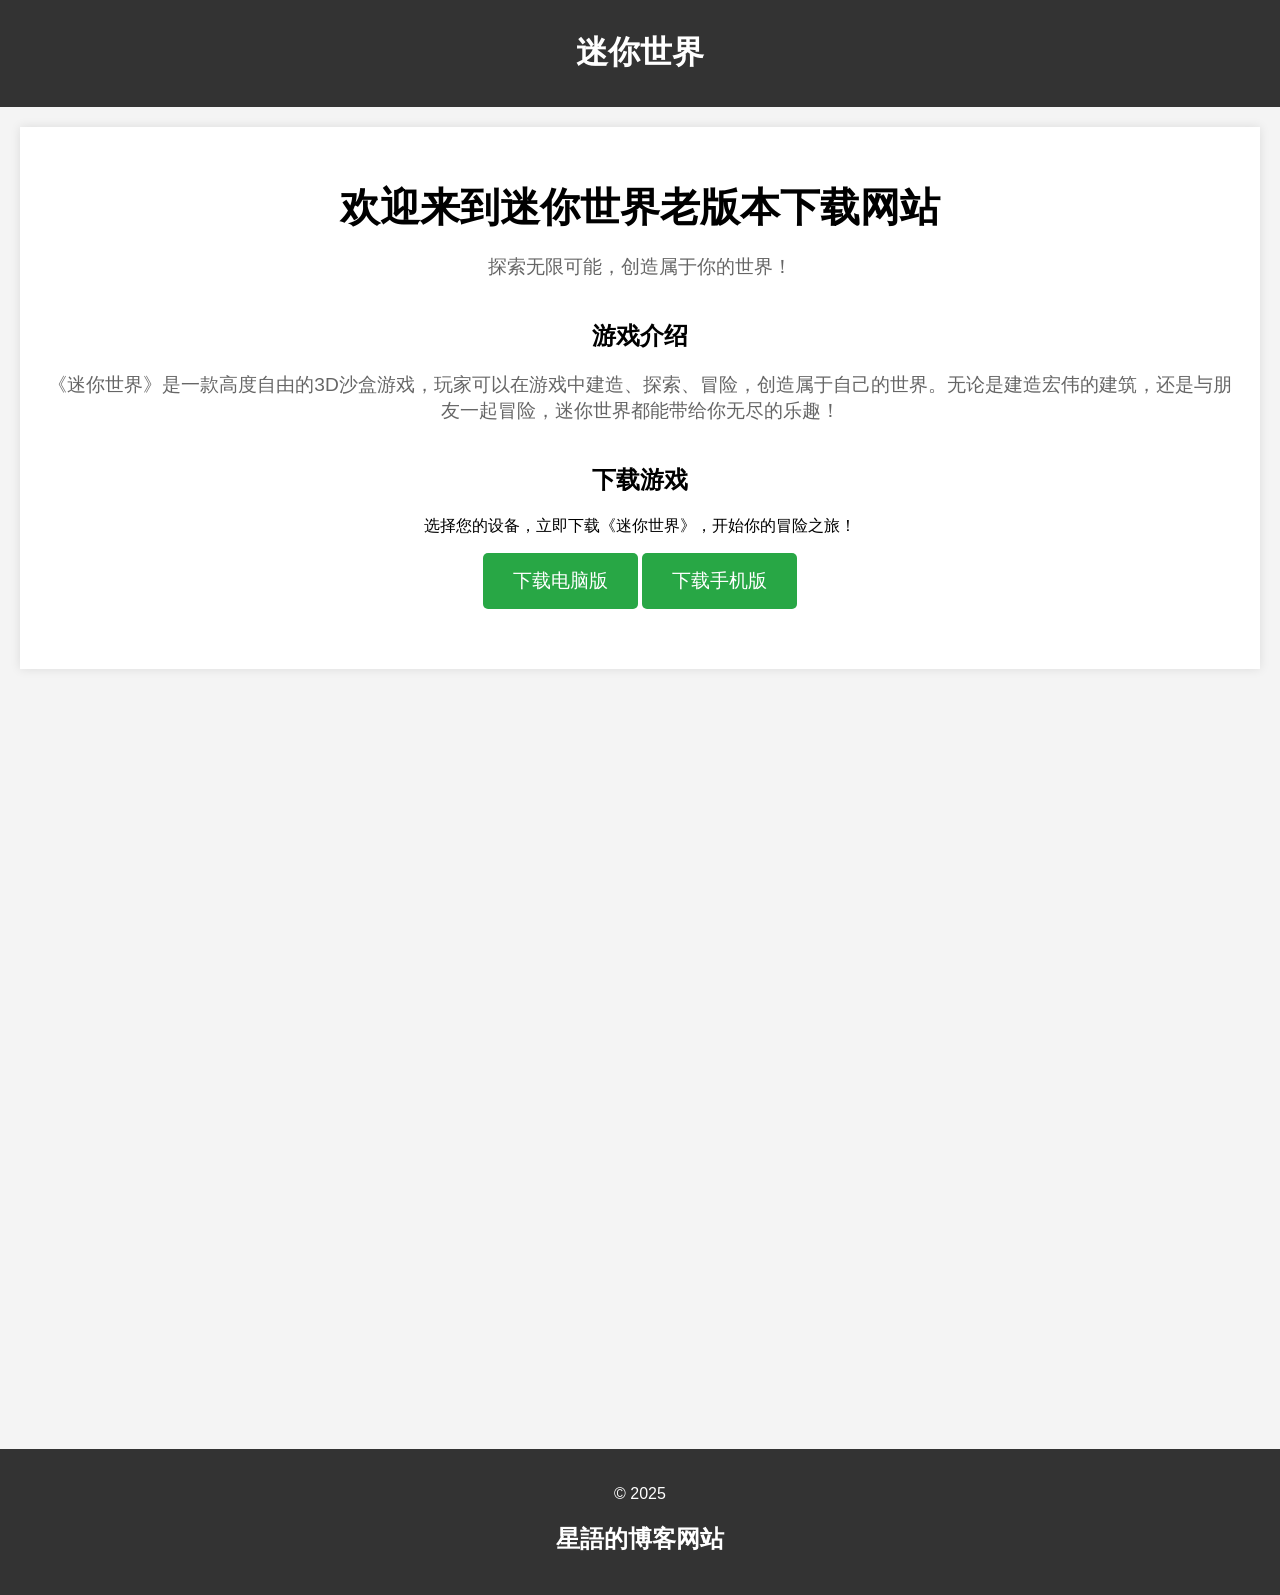
<file: mini.html>
<!DOCTYPE html>
<html lang="zh-CN">
<head>
    <meta charset="UTF-8">
    <meta name="viewport" content="width=device-width, initial-scale=1.0">
    <link rel="shortcut icon" href="static/image/favicon.ico" type="image/x-icon">
    <title>迷你世界-星語</title>
    <style>
        body {
            font-family: Arial, sans-serif;
            margin: 0;
            padding: 0;
            background-color: #f4f4f4;
        }
        header {
            background-color: #333;
            color: #fff;
            padding: 10px 0;
            text-align: center;
        }
        nav {
            background-color: #444;
            padding: 10px;
            text-align: center;
        }
        nav a {
            color: #fff;
            margin: 0 15px;
            text-decoration: none;
        }
        nav a:hover {
            text-decoration: underline;
        }
        .container {
            max-width: 1200px;
            margin: 20px auto;
            padding: 20px;
            background-color: #fff;
            box-shadow: 0 0 10px rgba(0, 0, 0, 0.1);
        }
        .game-intro {
            text-align: center;
            margin-bottom: 40px;
        }
        .game-intro h1 {
            font-size: 2.5em;
            margin-bottom: 10px;
        }
        .game-intro p {
            font-size: 1.2em;
            color: #666;
        }
        .download-section {
            text-align: center;
            margin-bottom: 40px;
        }
        .download-button {
            display: inline-block;
            padding: 15px 30px;
            background-color: #28a745;
            color: #fff;
            text-decoration: none;
            font-size: 1.2em;
            border-radius: 5px;
        }
        .download-button:hover {
            background-color: #218838;
        }
        footer {
            background-color: #333;
            color: #fff;
            text-align: center;
            padding: 20px 0;
            margin-top: 40px;
        }
        footer a {
            color: #fff;
            text-decoration: none;
        }
        footer a:hover {
            text-decoration: underline;
        }
        .iframe-container {
            position: relative;
            width: 100%;
            max-width: 1080px; /* 最大宽度 */
            margin: 0 auto; /* 水平居中 */
            overflow: hidden;
            padding-top: 56.25%; /* 16:9 比例 */
        }
        .iframe-container iframe {
            position: absolute;
            top: 0;
            left: 0;
            width: 100%;
            height: 100%;
            border: 0;
        }
    </style>
</head>
<body>

<header>
    <h1>迷你世界</h1>
</header>

<div class="container">
    <section id="home" class="game-intro">
        <h1>欢迎来到迷你世界老版本下载网站</h1>
        <p>探索无限可能，创造属于你的世界！</p>
    </section>

    <section id="intro" class="game-intro">
        <h2>游戏介绍</h2>
        <p>《迷你世界》是一款高度自由的3D沙盒游戏，玩家可以在游戏中建造、探索、冒险，创造属于自己的世界。无论是建造宏伟的建筑，还是与朋友一起冒险，迷你世界都能带给你无尽的乐趣！</p>
    </section>

    <section id="download" class="download-section">
        <h2>下载游戏</h2>
        <p>选择您的设备，立即下载《迷你世界》，开始你的冒险之旅！</p>
        <a href="https://www.123865.com/s/M6V8Vv-tW60h" class="download-button pc">下载电脑版</a>
        <a href="https://www.123865.com/s/M6V8Vv-eW60h" class="download-button mobile">下载手机版</a>
    </section>

</div>
<div class="iframe-container">
<iframe width="1080" height="720" frameborder="0" src="https://open.douyin.com/player/video?vid=7473067374602751270&autoplay=0\" referrerpolicy="unsafe-url" allowfullscreen></iframe>
</div>
<footer>
    <p>&copy; 2025 <h2>星語的博客网站</h2></p>
</footer>

</body>
</html>
</file>
<file: css/cl-css.css>
/*global*/
body{
    background-color: #f4f4f4;
}
.cl-cantainer{
    min-height: 80vh;
}
a{
    color:#333;
}
a:hover{
    color:#FF9400;
    text-decoration: none;
}
/*header*/
.cl-header {
    background-color: #fff;
    /*height: 80px;*/
    /*line-height: 80px;*/
    box-shadow:0 5px 15px rgba(153, 153, 153, 0.1)
}
.header-content{
    position: relative;
}
.cl-logo{
    position: absolute;
    left:0;
    top:0;
    height: 80px;
    width: 300px;
    overflow: hidden;
}
.cl-logo img{
    max-width: 100%;
    max-height: 100%;
}
@media (min-width: 992px){
    .navbar-expand-lg .navbar-nav .nav-link {
        padding-right: 1rem;
        padding-left: 1rem;
    }
}
.navbar-toggler:not(:disabled):not(.disabled):focus{
    outline: none;
}
.navbar{
    padding:0;
}
.navbar-light .navbar-nav .active>.nav-link{
    color: #FF9400;
    font-weight: bold;
}
.nav .nav-item a.active{
    color: #FF9400;
    font-weight: bold;
}

.navbar .navbar-brand img{
    max-width: 100%;
    max-height: 100%;
}
.recommend-index{
    margin-bottom:20px;
}


/*left*/
.cl-left{
    margin:20px 0;
    padding:0;
}
.recommend-top{
    margin-bottom:20px;
}

.recommend-bottom{
    display: flex;
    justify-content: space-between;
}
.recommend-item{
    width: 49%;
    /*height: 170px;*/
    overflow: hidden;
}

.cl-artical-content,.recommend-panel,.comment{
    background-color: #fff;
    padding:0 20px 20px 20px;
}

/*card*/
.cl-card{
    background-color: #fff;
    padding:1rem 1rem 0 1rem;
    margin:0 0 20px 0;
}

.cl-card .cl-card-image{
    border:1px solid #eaeaea;
    overflow: hidden;
    height: 150px;
    padding:0;
}

.cl-card .cl-card-image img{
    width: 100%;
    max-width: 100%;
}
.cl-card .cl-card-more a{
    color:#FF9400;
}
.cl-card-main-title a:hover,.cl-card .cl-card-more a:hover{
    border-bottom:2px solid #FF9400;
    padding-bottom:2px;
}
.cl-card-main-title{
    height: 2rem;
    overflow: hidden;

}
.cl-card-main-title a{
    font-size:1.4rem;
    color:#333;
    font-weight: normal;
}
.cl-card-main-title a:hover{
    text-decoration: underline;
}
.cl-card-main-info{
    font-size:1rem;
    color:#999;
    height: 3rem;
    overflow: hidden;
    margin:0.5rem 0 2rem 0;
}
/*page*/
.pagination .page-item.active .page-link{
    background-color:#FF9400;
    border-color:#FF9400;
    color:#fff;
}
.pagination .page-item .page-link{
    color:#666;
}
.pagination{
    margin:20px 0 0 0;
}
.pagination li.disabled .page-link{
    background-color: #eee;
    color:#999;
}
.pagination li.disabled{
    cursor: not-allowed;
}
/*right*/
.cl-right{
    margin:20px 0;
}
.right-card-main{
    background-color: #fff;
    margin:0 0 20px 0;
}
.cl-code{
    width: 80%;
    margin:10px auto;
    padding:0 0 10px 0;
}
.right-card-title{
    font-size:1.2rem;
    color:#666;
    font-weight: bold;
    padding:20px 0 10px 10px;
}
.cl-code p{
    color:#999;
    line-height: 1.2rem;
    margin-top:10px;
    text-align: center;
}
/*right-recommended*/
.right-recommended{
    padding:10px;
    height: 120px;
    overflow: hidden;
}
.right-recommended-list{
    list-style: none;
    padding:0 10px 20px 10px;
    box-sizing: border-box;
}
.right-recommended-list i{
    color:#999;
    margin-right:4px;
}
.right-recommended-list li{
    width: 100%;
    border-bottom:1px dashed #eaeaea;
    color:#666;
    height: 40px;
    line-height:40px;
    overflow: hidden;
}
/*label*/
.label{
    list-style: none;
    display: flex;
    flex-wrap: wrap;
    padding:10px;

}
.label li a{
    display: block;
    border:1px solid #dbdbdb;
    padding:2px 10px;
    margin:0 8px 8px 0;
    color:#666;
}
.label li a:hover{
    background-color: #FF9400;
    border-color:#FF9400;
    color:#fff;
}


/*footer*/
.cl-footer{
    background-color: #fbfbfb;
    text-align: center;
    padding:2rem 0 1rem 0;
    margin:1rem 0 0 0;
    border-top:1px solid #f1f1f1;
}
.cl-footer-link a{
    font-size:20px;
    padding:1rem 0;
    color:#666;
}
.cl-copyright{
    color:#666;
    font-size:14px;
    line-height:0.8em;
}
/*artical*/
.cl-artical-title{
    padding:20px 0 10px 0;
}
.cl-card-tag{
    color:#999;
    font-size:1rem;
}
.cl-artical h1,.cl-artical h2,.cl-artical h3,.cl-artical h4,.cl-artical h5{
    padding:1.5rem 0 0.5rem 0;
}
.cl-artical h1{
    font-size:2rem;
}
.cl-artical h2{
    font-size:1.75rem;
}
.cl-artical h3{
    font-size:1.5rem;
}
.cl-artical h4{
    font-size:1.25rem;
}
.cl-artical h5{
    font-size:1rem;
}
.cl-artical{
    padding:2.5rem 0 0 0;
    color:#666;
}
.cl-artical blockquote{
    font-size:18px;
    padding:2rem 1rem 2rem 2rem;
    border-left:4px solid #3F6600;
    background-color: #f3f3f3;
    /*font-style: italic;*/
    font-weight: bold;
    line-height: 1.8em;
}
.cl-artical blockquote:before{
    content: " “ ";
    font-size:60px;
    vertical-align: bottom;
    color:#3F6600;
}

.cl-artical blockquote span{
    font-size:36px
}

.cl-artical p img{
    vertical-align: middle;
    width: 100%;
    max-width: 100%;
    height: auto;
}
.cl-artical p{
    padding:0.5rem 0 0.5rem 0;
    line-height: 1.8rem;
    font-size:18px;
}
.cl-content-info{
    color:#999;
}
/*comment panel*/
.comment-panel{
    padding-bottom:0.5rem;
    margin-top:2rem;
    border-bottom:1px solid #dee2e6;
    position: relative;
}
.comment-secondary-panel{
    padding-bottom:0.5rem;
    margin-top:1rem;
    padding-top:1rem;
    background-color: #f4f4f4;
    position: relative;
}
.triangle-icon{
    position: absolute;
    left:50px;
    top:-30px;
    color:#f4f4f4;
    font-size:60px;

}
.comment-panel .comment-panel-portrait{
    position: absolute;
    top: 0;
    left: 0;
}

.comment-panel-portrait img{
    width: 60px;
    height: 60px;
}
.comment-panel .comment-panel-content{
    padding:0 0 0 70px;
    width: 100%;
}
.comment-panel .comment-secondary-panel .comment-panel-content{
    padding:0 0 10px 20px;
    width: 100%;
}
.comment-panel-content-item div{
    display: inline;
    padding:0 0.5rem 0 0;
    font-size:14px;
    color:#999;
}
.comment-panel-content-item .comment-author{
    font-size:16px;
    color:#333;
    font-weight: bold;
}
.comment-panel .comment-panel-content .comment-panel-content-main{
    margin-top:0.5rem;
    color:#666;
}
.comment-panel .comment-panel-secondary{
    border:1px solid #e5e5e5;
    padding:0.5rem 0.5rem 0 0.5rem;
    margin:0.5rem 0;
    background-color: #fffffb;
}
.text-primary{
    text-align: right;
}
.text-primary a{
    font-size:14px;
    color:#666;
}
@media (min-width: 576px){
    .ll-panel{
        max-width: 30%;
    }
}

/*comment form*/
.cl-comment-from{
    padding:20px 0 0 0;
    margin:20px 0;
}
.cl-comment-from div{
    height: 3rem;
    border:1px solid #dfdfdf;
}

.cl-comment-from button{
    float: right;
    border:none;
    background-color: #FF9400;
    color:#fff;
    font-size:16px;
    padding:0.5rem 1rem;
    cursor: pointer;
    margin-top:10px;
}
.cl-comment-from button:hover{
    background-color:#f38d00 ;
}
.cl-comment-from>div>textarea{
    border:none;
    width: 100%;
    height: 100%;
    line-height: 3rem;
    padding:0 1rem;
    box-sizing: border-box;
}
.cl-comment-from>div>textarea:focus,.cl-comment-from button:focus{
    outline: none;
}
/*recommend aritical*/
.recommend-panel{
    margin:20px 0;
}
.recommend-panel a.recommend-panel-link{
    display: block;
}
.recommend-panel-bottom{
    padding:0.5rem;
    font-size:14px;
}
.ll-title{
    margin:3rem 0 1rem 0;
    color:#333;
}
.recommend-panel-top{
    overflow: hidden;
    height: 12rem;
}

.recommend-panel-top img,.recommend-item img,.cl-card-image img{
    width: 100%;
    max-width: 100%;
    transition:0.4s ease-out;
    -webkit-transition:0.4s ease-out;
    -moz-transition:0.4s ease-out;
    -o-transition:0.4s ease-out;
}
.recommend-panel-top img:hover,.recommend-item img:hover,.cl-card-image img:hover{
    transform: scale(1.1, 1.1);
    -webkit-transform: scale(1.1, 1.1);
    -o-transform: scale(1.1, 1.1);
    -moz-transform: scale(1.1, 1.1);
}
</file>
<file: highlight/styles/railscasts.css>
/*

Railscasts-like style (c) Visoft, Inc. (Damien White)

*/

.hljs {
  display: block;
  overflow-x: auto;
  padding: 0.5em;
  background: #232323;
  color: #e6e1dc;
}

.hljs-comment,
.hljs-quote {
  color: #bc9458;
  font-style: italic;
}

.hljs-keyword,
.hljs-selector-tag {
  color: #c26230;
}

.hljs-string,
.hljs-number,
.hljs-regexp,
.hljs-variable,
.hljs-template-variable {
  color: #a5c261;
}

.hljs-subst {
  color: #519f50;
}

.hljs-tag,
.hljs-name {
  color: #e8bf6a;
}

.hljs-type {
  color: #da4939;
}


.hljs-symbol,
.hljs-bullet,
.hljs-built_in,
.hljs-builtin-name,
.hljs-attr,
.hljs-link {
  color: #6d9cbe;
}

.hljs-params {
  color: #d0d0ff;
}

.hljs-attribute {
  color: #cda869;
}

.hljs-meta {
  color: #9b859d;
}

.hljs-title,
.hljs-section {
  color: #ffc66d;
}

.hljs-addition {
  background-color: #144212;
  color: #e6e1dc;
  display: inline-block;
  width: 100%;
}

.hljs-deletion {
  background-color: #600;
  color: #e6e1dc;
  display: inline-block;
  width: 100%;
}

.hljs-selector-class {
  color: #9b703f;
}

.hljs-selector-id {
  color: #8b98ab;
}

.hljs-emphasis {
  font-style: italic;
}

.hljs-strong {
  font-weight: bold;
}

.hljs-link {
  text-decoration: underline;
}
</file>
